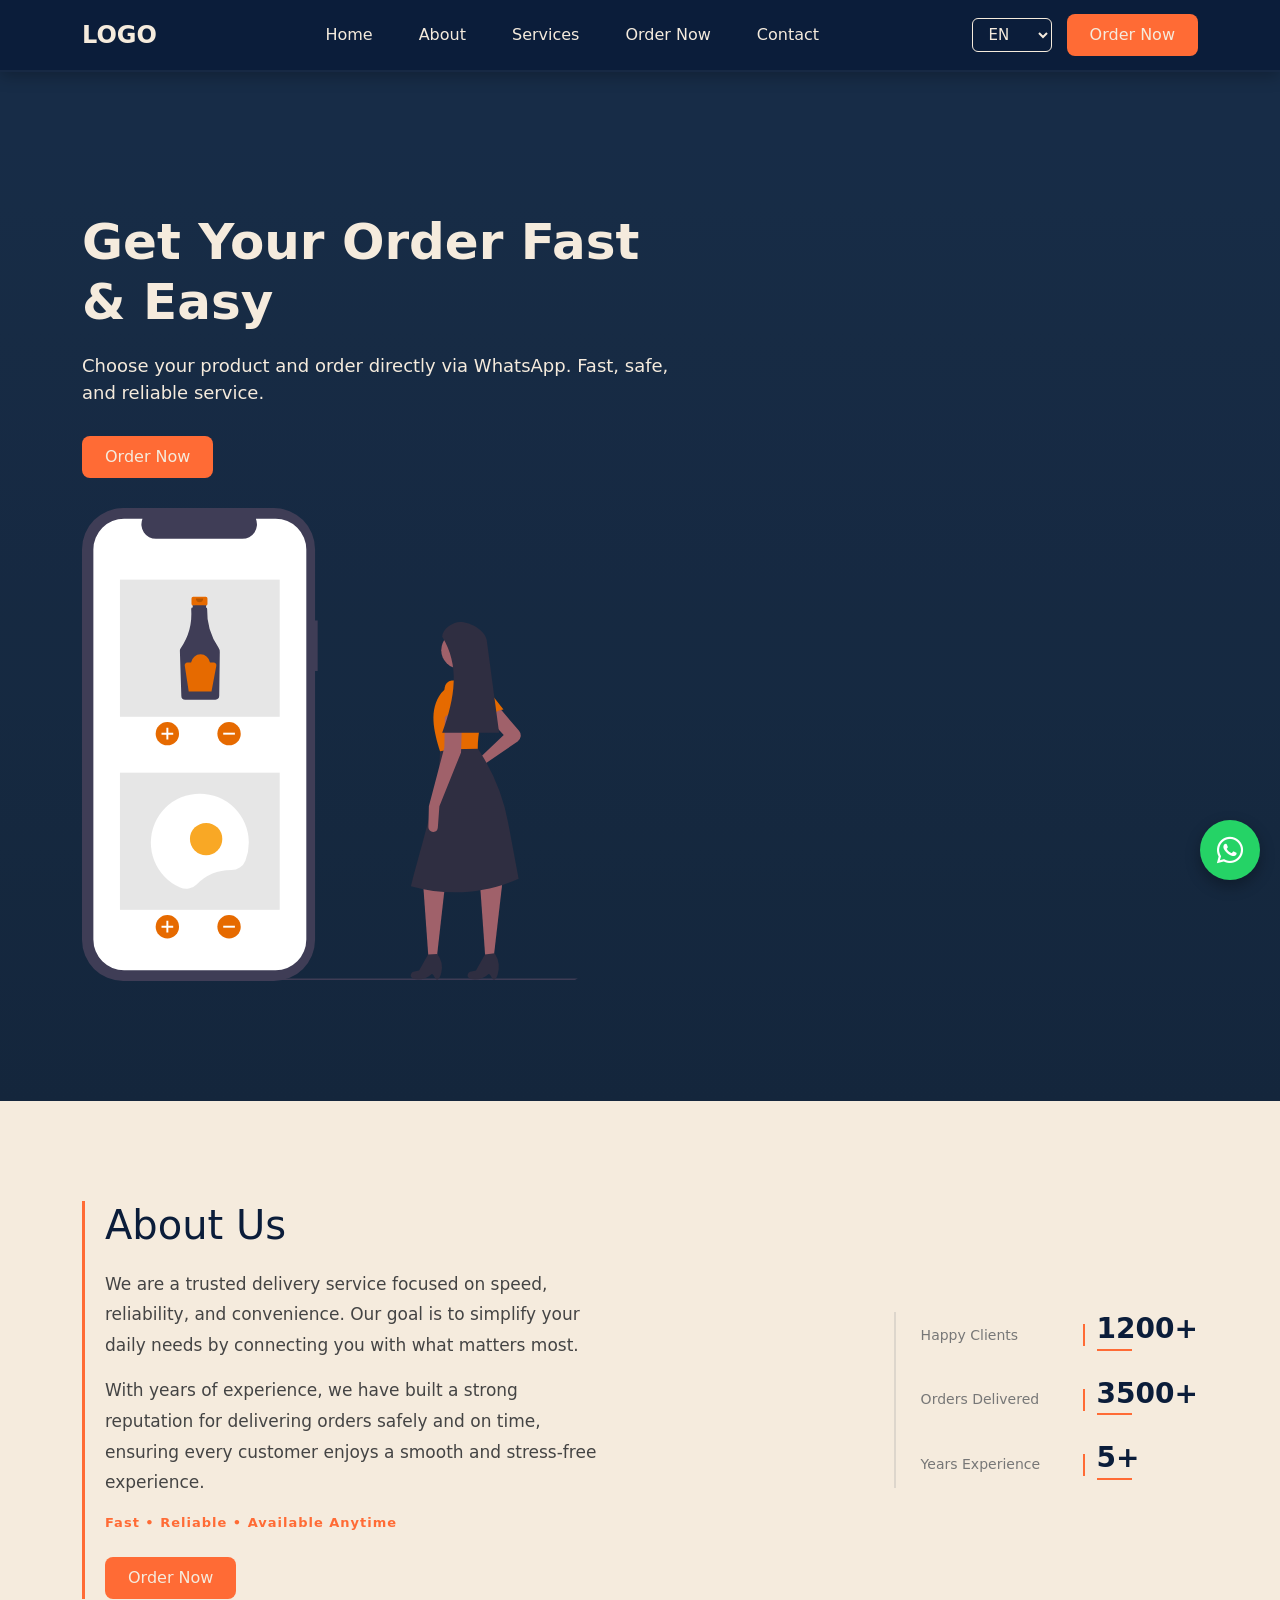
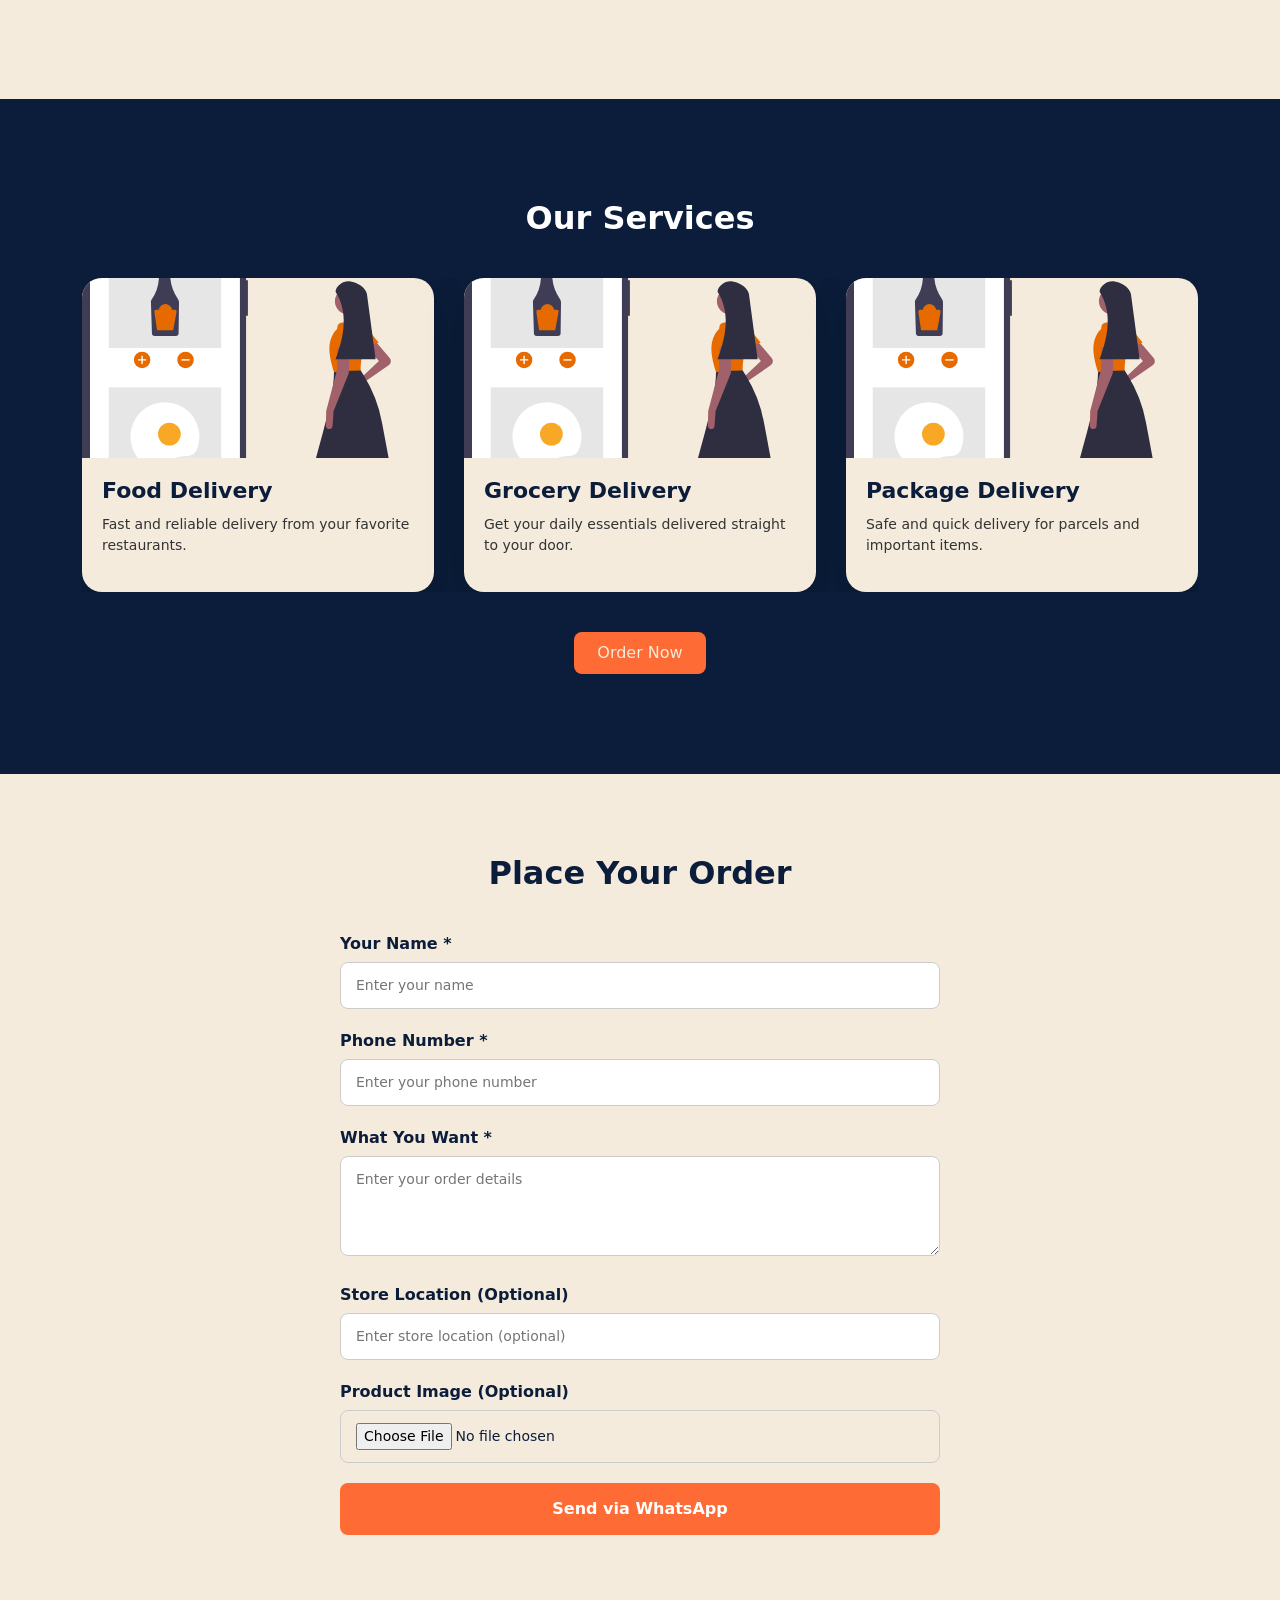
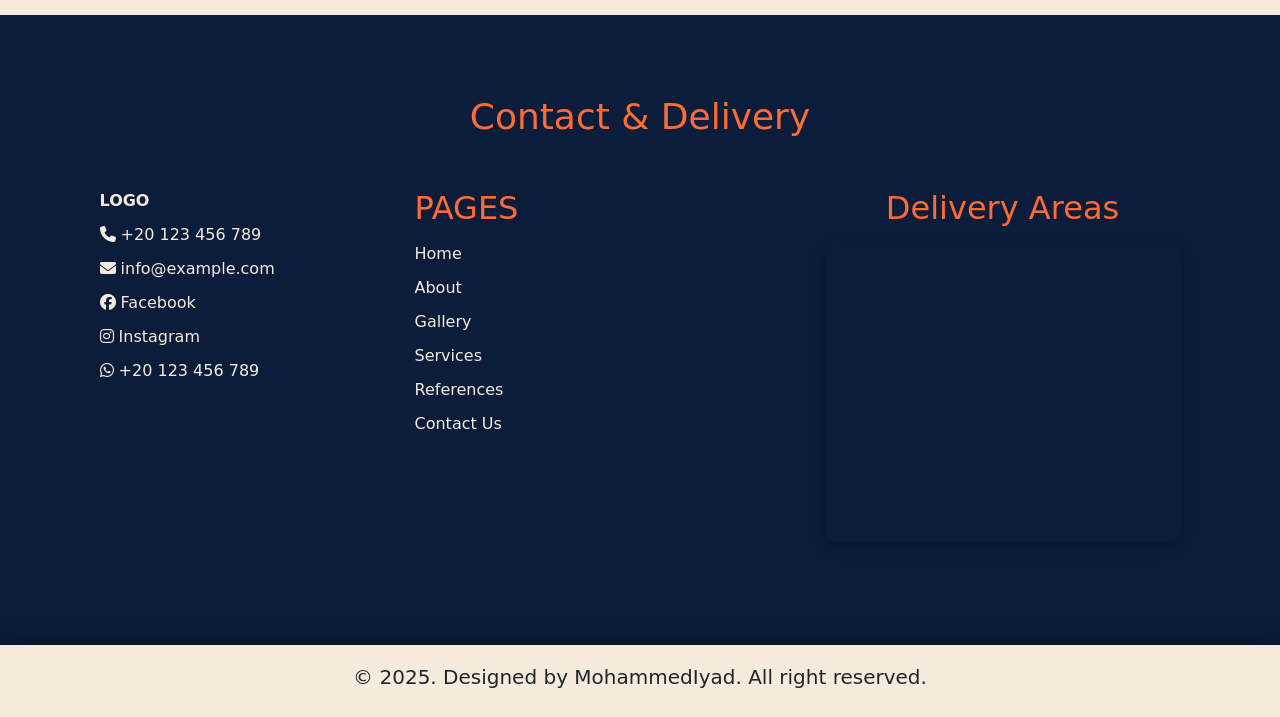
<file: index.html>
<!doctype html>
<html lang="en">
  <head>
    <meta charset="UTF-8" />
    <title>Delivery Website</title>
    <meta name="viewport" content="width=device-width, initial-scale=1" />

    <!-- Bootstrap -->
    <link
      href="https://cdn.jsdelivr.net/npm/bootstrap@5.3.0/dist/css/bootstrap.min.css"
      rel="stylesheet"
    />
    <link
      rel="stylesheet"
      href="https://cdnjs.cloudflare.com/ajax/libs/font-awesome/6.4.2/css/all.min.css"
    />
    <link rel="stylesheet" href="style.css" />
  </head>

  <body>
    <nav class="navbar navbar-expand-lg">
      <div class="container">
        <a class="navbar-brand" href="#">LOGO</a>
        <button
          class="navbar-toggler text-white border-0"
          type="button"
          data-bs-toggle="collapse"
          data-bs-target="#nav"
        >
          ☰
        </button>
        <div class="collapse navbar-collapse" id="nav">
          <ul class="navbar-nav mx-auto">
            <li><a class="nav-link" href="#">Home</a></li>
            <li><a class="nav-link" href="#">About</a></li>
            <li><a class="nav-link" href="#">Services</a></li>
            <li><a class="nav-link" href="#">Order Now</a></li>
            <li><a class="nav-link" href="#">Contact</a></li>
          </ul>
          <div class="nav-right">
            <select class="lang-select">
              <option>EN</option>
              <option>FR</option>
              <option>DE</option>
            </select>
            <a href="#order" class="btn btn-order">Order Now</a>
          </div>
        </div>
      </div>
    </nav>

    <!-- Hero Section -->
    <section id="hero" class="hero-section">
      <div class="container">
        <div class="hero-content">
          <h1>Get Your Order Fast & Easy</h1>
          <p>
            Choose your product and order directly via WhatsApp. Fast, safe, and
            reliable service.
          </p>
          <a href="#order" class="btn btn-order">Order Now</a>
        </div>
        <div class="hero-image">
          <img
            src="image/undraw_online-groceries_n03y.svg"
            alt="Product Image"
          />
        </div>
      </div>
    </section>

    <section class="about-section">
      <div class="container">
        <!-- LEFT SIDE -->
        <div class="about-content">
          <h2>About Us</h2>

          <p>
            We are a trusted delivery service focused on speed, reliability, and
            convenience. Our goal is to simplify your daily needs by connecting
            you with what matters most.
          </p>

          <p>
            With years of experience, we have built a strong reputation for
            delivering orders safely and on time, ensuring every customer enjoys
            a smooth and stress-free experience.
          </p>

          <span class="about-highlight">
            Fast • Reliable • Available Anytime
          </span>

          <a href="#order" class="btn btn-order">Order Now</a>
        </div>

        <!-- RIGHT SIDE -->
        <div class="about-stats">
          <div class="stat-line">
            <span class="label">Happy Clients</span>
            <span class="divider"></span>
            <div class="number">
              <h3>1200+</h3>
            </div>
          </div>

          <div class="stat-line">
            <span class="label">Orders Delivered</span>
            <span class="divider"></span>
            <div class="number">
              <h3>3500+</h3>
            </div>
          </div>

          <div class="stat-line">
            <span class="label">Years Experience</span>
            <span class="divider"></span>
            <div class="number">
              <h3>5+</h3>
            </div>
          </div>
        </div>
      </div>
    </section>

    <section class="services-section">
      <div class="container">
        <h2 class="section-title">Our Services</h2>

        <div class="services-carousel-wrapper">
          <div class="services-carousel">
            <div class="service-card">
              <img
                src="image/undraw_online-groceries_n03y.svg"
                alt="Food Delivery"
              />
              <div class="card-content">
                <h3>Food Delivery</h3>
                <p>
                  Fast and reliable delivery from your favorite restaurants.
                </p>
              </div>
            </div>

            <div class="service-card">
              <img
                src="image/undraw_online-groceries_n03y.svg"
                alt="Grocery Delivery"
              />
              <div class="card-content">
                <h3>Grocery Delivery</h3>
                <p>
                  Get your daily essentials delivered straight to your door.
                </p>
              </div>
            </div>

            <div class="service-card">
              <img
                src="image/undraw_online-groceries_n03y.svg"
                alt="Package Delivery"
              />
              <div class="card-content">
                <h3>Package Delivery</h3>
                <p>Safe and quick delivery for parcels and important items.</p>
              </div>
            </div>

            <div class="service-card">
              <img
                src="image/undraw_online-groceries_n03y.svg"
                alt="Pharmacy Delivery"
              />
              <div class="card-content">
                <h3>Pharmacy Delivery</h3>
                <p>Order medicines and health products easily and fast.</p>
              </div>
            </div>
          </div>
        </div>
      </div>

      <!-- الزر بالنص -->
      <div class="services-btn-center">
        <a href="#order" class="btn btn-order-services">Order Now</a>
      </div>
    </section>

    <section class="order-section" id="order">
      <div class="container">
        <h2 class="section-title">Place Your Order</h2>

        <form id="orderForm">
          <div class="form-group">
            <label for="name">Your Name *</label>
            <input
              type="text"
              id="name"
              placeholder="Enter your name"
              required
            />
          </div>

          <div class="form-group">
            <label for="phone">Phone Number *</label>
            <input
              type="tel"
              id="phone"
              placeholder="Enter your phone number"
              required
            />
          </div>

          <div class="form-group">
            <label for="orderDetails">What You Want *</label>
            <textarea
              id="orderDetails"
              placeholder="Enter your order details"
              required
            ></textarea>
          </div>

          <div class="form-group">
            <label for="storeLocation">Store Location (Optional)</label>
            <input
              type="text"
              id="storeLocation"
              placeholder="Enter store location (optional)"
            />
          </div>

          <div class="form-group">
            <label for="productImage">Product Image (Optional)</label>
            <input type="file" id="productImage" accept="image/*" />
          </div>

          <button type="submit" class="btn btn-order-now">
            Send via WhatsApp
          </button>
        </form>
      </div>
    </section>

    <section class="contact" id="contact">
      <h2 class="h2">Contact & Delivery</h2>
      <div class="container">
        <div class="row">
          <!-- Contact Info -->
          <div class="col-12 col-md-6 col-lg-3 mb-4 call">
            <a class="navbar-brand" href="#">LOGO</a>
            <p>
              <i class="fa-solid fa-phone icon"></i>
              <a href="tel:+20123456789">+20 123 456 789</a>
            </p>
            <p>
              <i class="fa-solid fa-envelope icon"></i>
              <a href="mailto:info@example.com">info@example.com</a>
            </p>
            <p>
              <i class="fa-brands fa-facebook icon"></i>
              <a href="https://www.facebook.com/YourPage" target="_blank"
                >Facebook</a
              >
            </p>
            <p>
              <i class="fa-brands fa-instagram icon"></i>
              <a href="https://www.instagram.com/YourPage" target="_blank"
                >Instagram</a
              >
            </p>
            <p>
              <i class="fa-brands fa-whatsapp icon"></i>
              <a href="https://wa.me/20123456789" target="_blank"
                >+20 123 456 789</a
              >
            </p>
          </div>

          <!-- Pages Links -->
          <div class="col-12 col-md-6 col-lg-4 mb-3 pages">
            <h2>PAGES</h2>
            <a href="index.html">Home</a>
            <a href="about.html">About</a>
            <a href="gallery.html">Gallery</a>
            <a href="services.html">Services</a>
            <a href="references.html">References</a>
            <a href="#contact">Contact Us</a>
          </div>

          <!-- Delivery Map -->
          <div class="col-12 col-md-12 col-lg-4 mb-3 map">
            <h2>Delivery Areas</h2>
            <iframe
              src="https://www.google.com/maps/embed?pb=!1m18!1m12!1m3!1d3451.2278164827!2d31.217538315067125!3d30.044419981879812!2m3!1f0!2f0!3f0!3m2!1i1024!2i768!4f13.1!3m3!1m2!1s0x145841f8a0f271a9%3A0x2a30cb3b8d689a87!2sCairo%2C%20Egypt!5e0!3m2!1sen!2sus!4v1699556523456!5m2!1sen!2sus"
              allowfullscreen=""
              loading="lazy"
              referrerpolicy="no-referrer-when-downgrade"
            >
            </iframe>
          </div>
        </div>
      </div>
    </section>

    <footer>
      <h2>© 2025. Designed by MohammedIyad. All right reserved.</h2>
    </footer>

    <!-- WhatsApp Floating Button -->
    <a href="https://wa.me/20123456789" target="_blank" class="whatsapp-float">
      <i class="fa-brands fa-whatsapp"></i>
    </a>

    <!-- Bootstrap JS -->
    <script src="https://cdn.jsdelivr.net/npm/bootstrap@5.3.0/dist/js/bootstrap.bundle.min.js"></script>
    <script src="script.js"></script>
  </body>
</html>
</file>
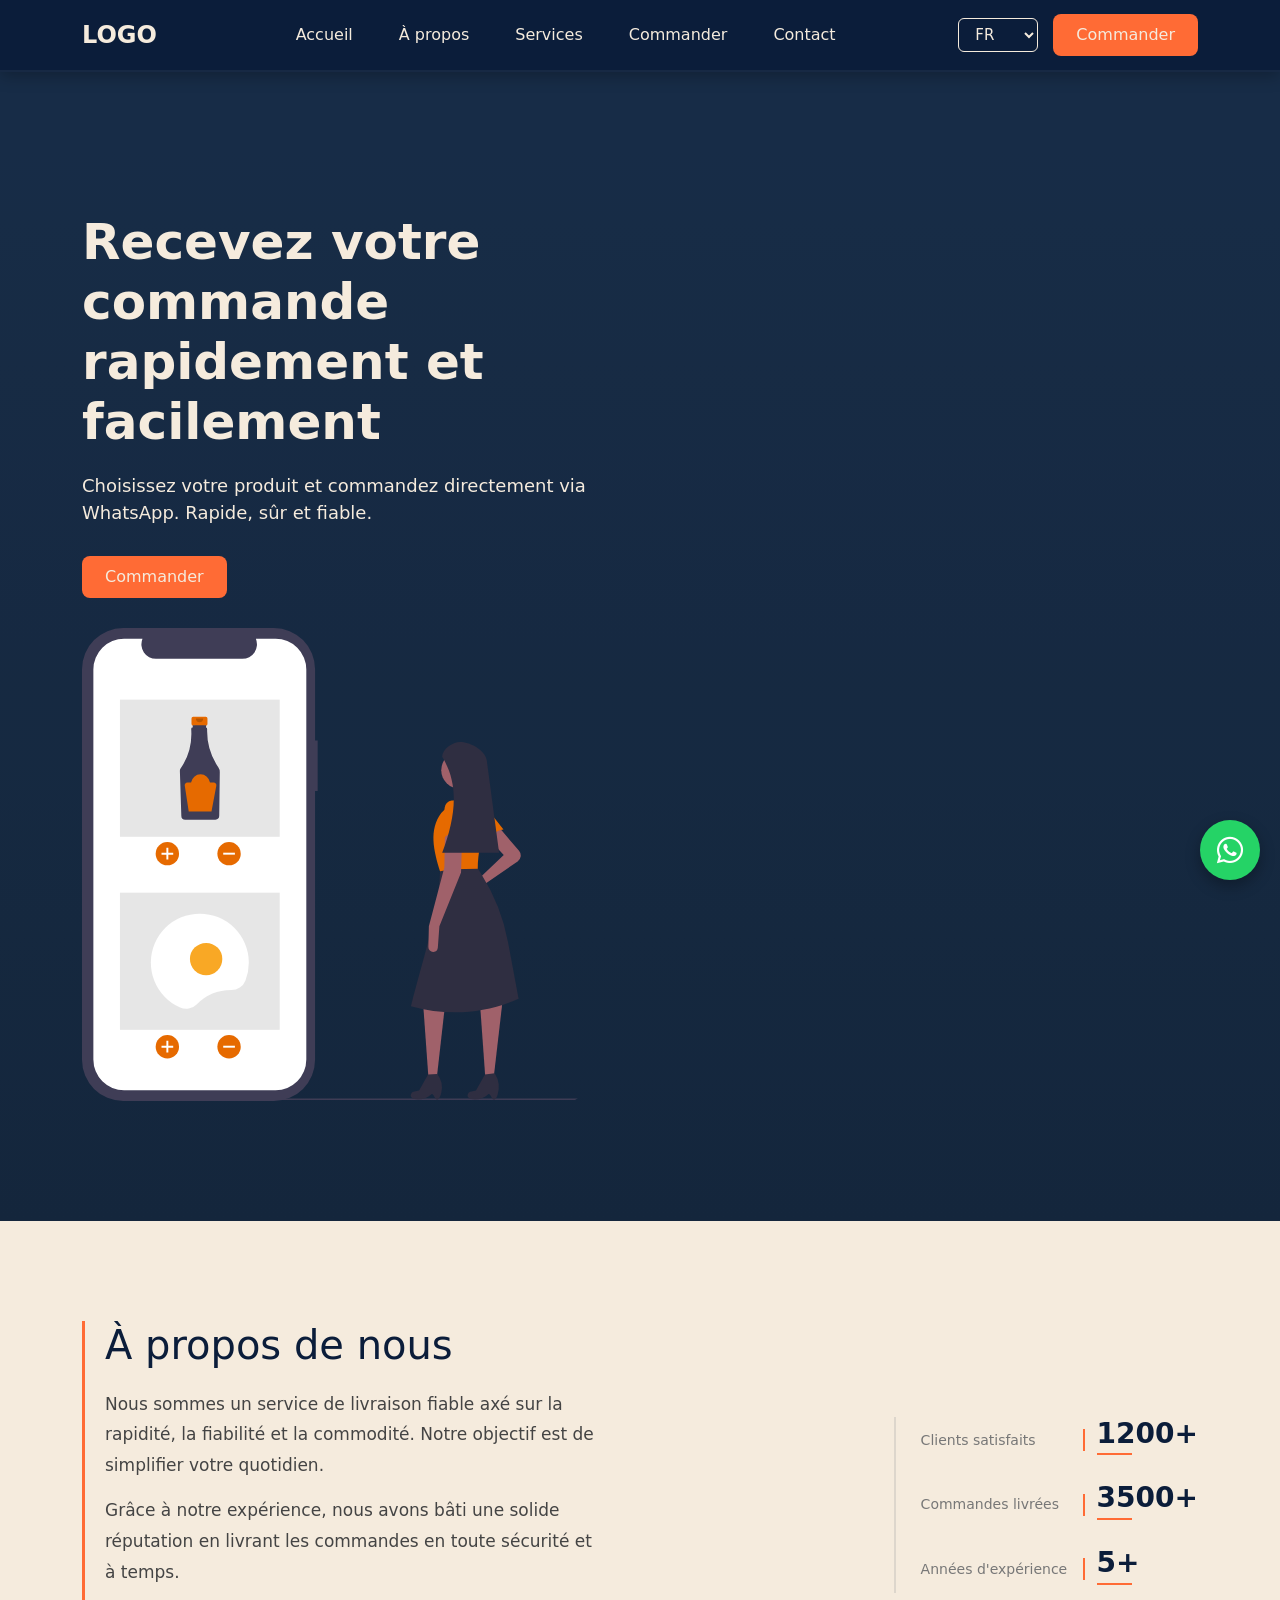
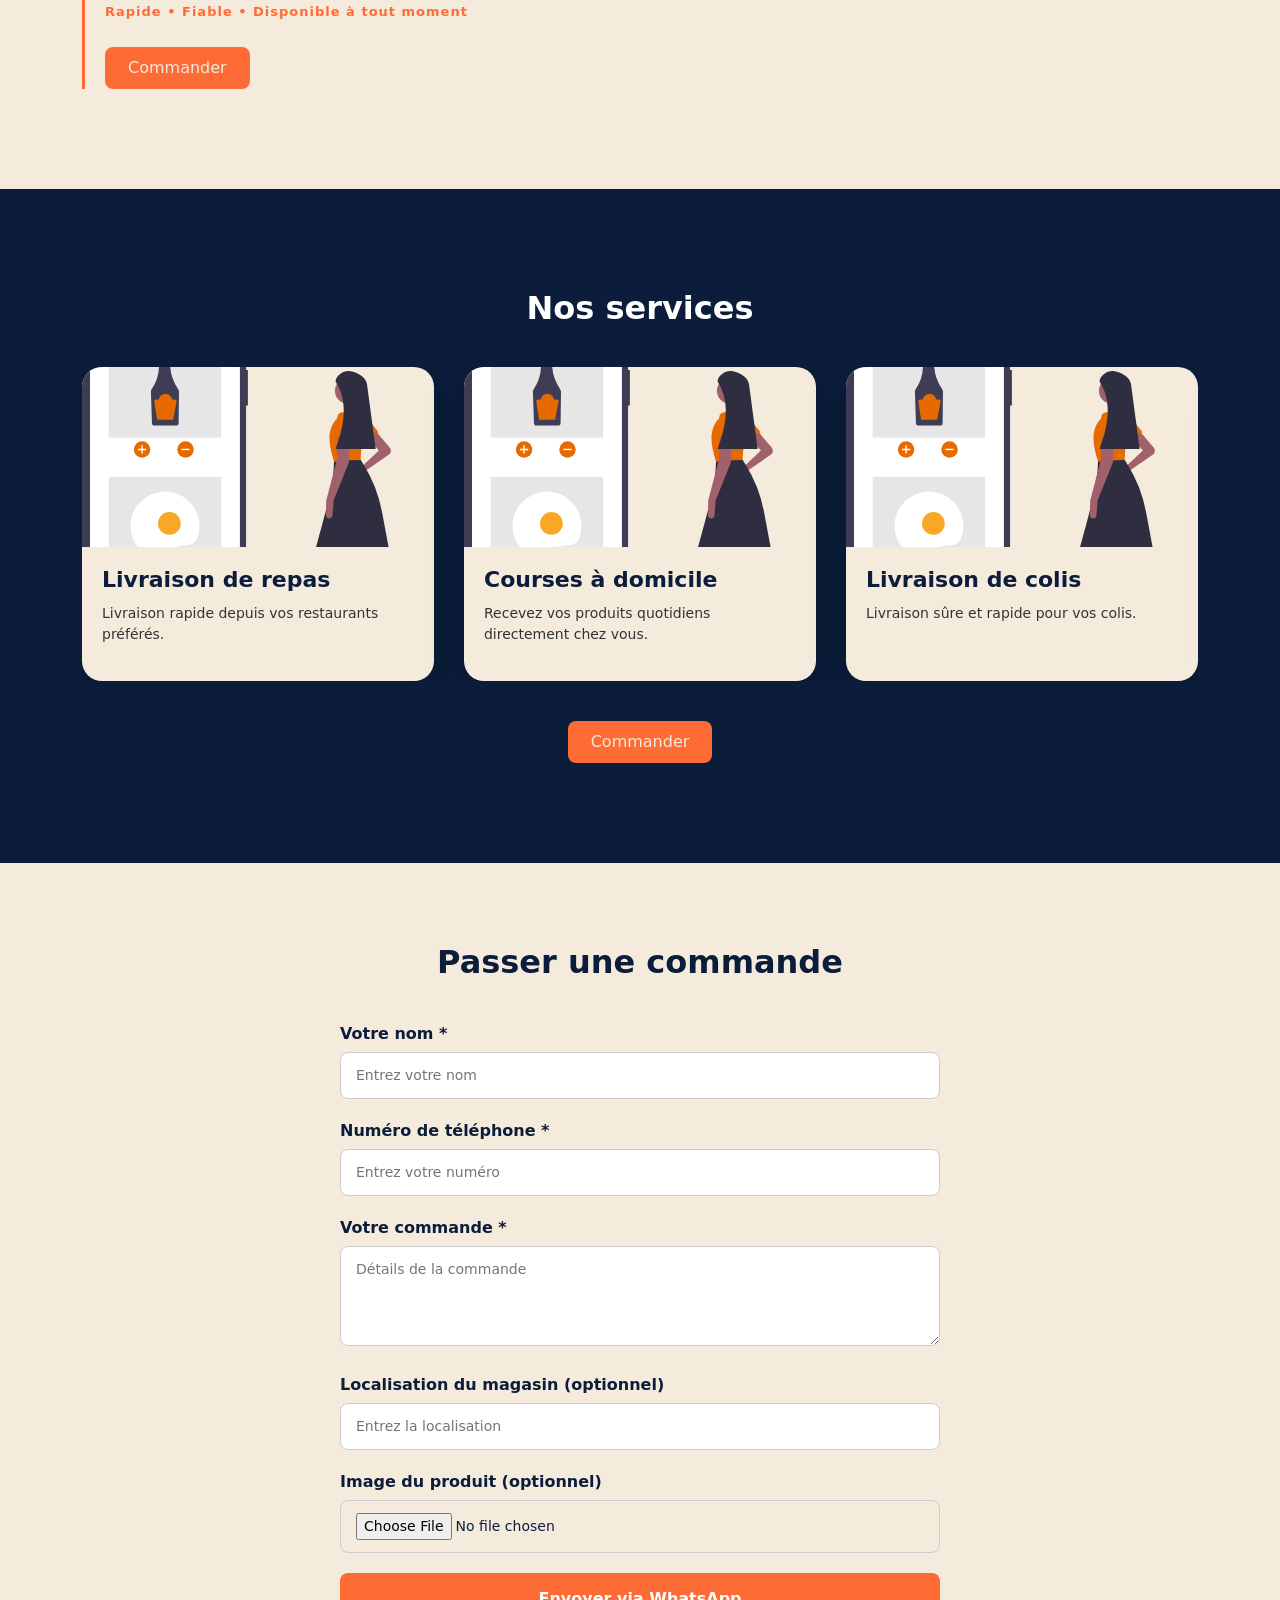
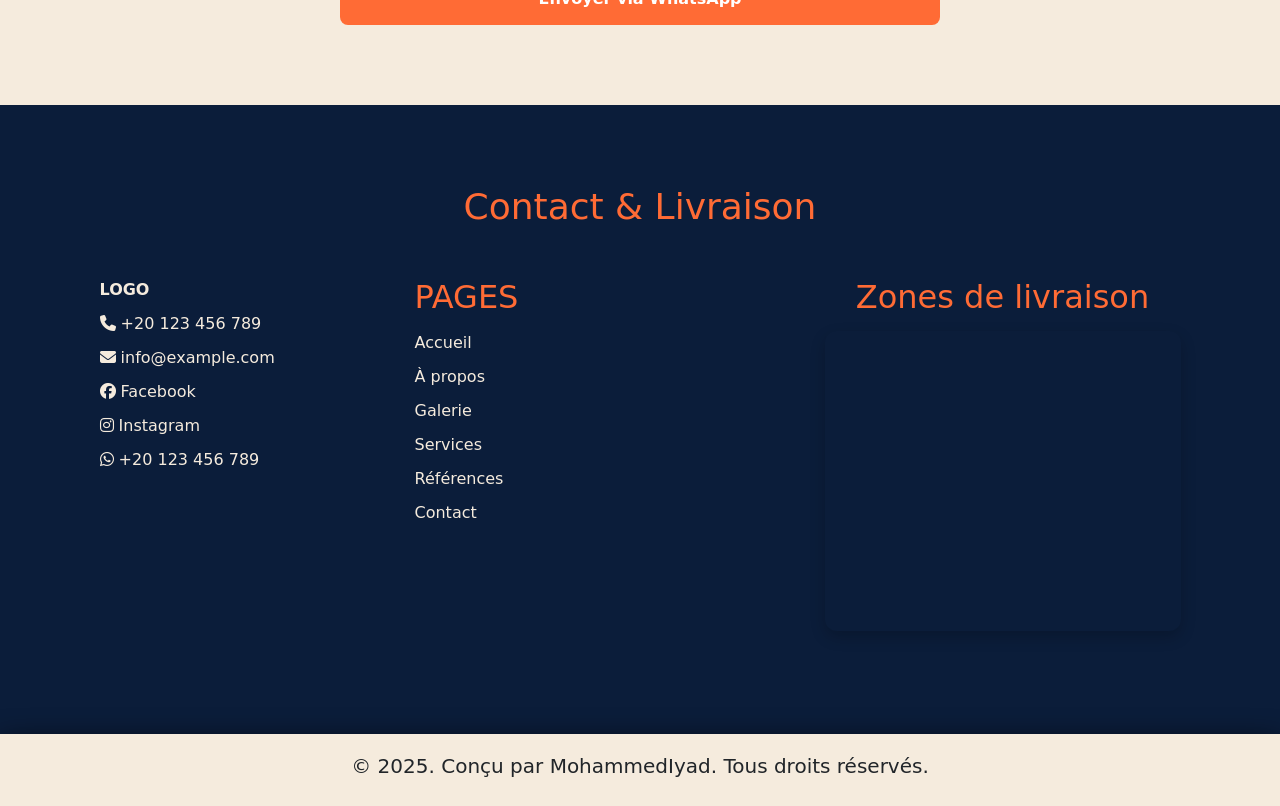
<file: french.html>
<!doctype html>
<html lang="fr">
  <head>
    <meta charset="UTF-8" />
    <title>Site de Livraison</title>
    <meta name="viewport" content="width=device-width, initial-scale=1" />

    <!-- Bootstrap -->
    <link
      href="https://cdn.jsdelivr.net/npm/bootstrap@5.3.0/dist/css/bootstrap.min.css"
      rel="stylesheet"
    />
    <link
      rel="stylesheet"
      href="https://cdnjs.cloudflare.com/ajax/libs/font-awesome/6.4.2/css/all.min.css"
    />
    <link rel="stylesheet" href="style.css" />
  </head>

  <body>
    <nav class="navbar navbar-expand-lg">
      <div class="container">
        <a class="navbar-brand" href="#">LOGO</a>
        <button
          class="navbar-toggler text-white border-0"
          type="button"
          data-bs-toggle="collapse"
          data-bs-target="#nav"
        >
          ☰
        </button>
        <div class="collapse navbar-collapse" id="nav">
          <ul class="navbar-nav mx-auto">
            <li><a class="nav-link" href="#">Accueil</a></li>
            <li><a class="nav-link" href="#">À propos</a></li>
            <li><a class="nav-link" href="#">Services</a></li>
            <li><a class="nav-link" href="#">Commander</a></li>
            <li><a class="nav-link" href="#">Contact</a></li>
          </ul>
          <div class="nav-right">
            <select class="lang-select" onchange="changeLanguage(this.value)">
              <option value="index.html">EN</option>
              <option value="french.html" selected>FR</option>
              <option value="german.html">DE</option>
            </select>
            <a href="#order" class="btn btn-order">Commander</a>
          </div>
        </div>
      </div>
    </nav>

    <!-- Hero Section -->
    <section id="hero" class="hero-section">
      <div class="container">
        <div class="hero-content">
          <h1>Recevez votre commande rapidement et facilement</h1>
          <p>
            Choisissez votre produit et commandez directement via WhatsApp. Rapide, sûr et fiable.
          </p>
          <a href="#order" class="btn btn-order">Commander</a>
        </div>
        <div class="hero-image">
          <img
            src="image/undraw_online-groceries_n03y.svg"
            alt="Image du produit"
          />
        </div>
      </div>
    </section>

    <section class="about-section">
      <div class="container">
        <div class="about-content">
          <h2>À propos de nous</h2>

          <p>
            Nous sommes un service de livraison fiable axé sur la rapidité, la fiabilité et la commodité.
            Notre objectif est de simplifier votre quotidien.
          </p>

          <p>
            Grâce à notre expérience, nous avons bâti une solide réputation en livrant les commandes
            en toute sécurité et à temps.
          </p>

          <span class="about-highlight">
            Rapide • Fiable • Disponible à tout moment
          </span>

          <a href="#order" class="btn btn-order">Commander</a>
        </div>

        <div class="about-stats">
          <div class="stat-line">
            <span class="label">Clients satisfaits</span>
            <span class="divider"></span>
            <div class="number">
              <h3>1200+</h3>
            </div>
          </div>

          <div class="stat-line">
            <span class="label">Commandes livrées</span>
            <span class="divider"></span>
            <div class="number">
              <h3>3500+</h3>
            </div>
          </div>

          <div class="stat-line">
            <span class="label">Années d'expérience</span>
            <span class="divider"></span>
            <div class="number">
              <h3>5+</h3>
            </div>
          </div>
        </div>
      </div>
    </section>

    <section class="services-section">
      <div class="container">
        <h2 class="section-title">Nos services</h2>

        <div class="services-carousel-wrapper">
          <div class="services-carousel">
            <div class="service-card">
              <img src="image/undraw_online-groceries_n03y.svg" alt="Livraison de repas" />
              <div class="card-content">
                <h3>Livraison de repas</h3>
                <p>Livraison rapide depuis vos restaurants préférés.</p>
              </div>
            </div>

            <div class="service-card">
              <img src="image/undraw_online-groceries_n03y.svg" alt="Courses" />
              <div class="card-content">
                <h3>Courses à domicile</h3>
                <p>Recevez vos produits quotidiens directement chez vous.</p>
              </div>
            </div>

            <div class="service-card">
              <img src="image/undraw_online-groceries_n03y.svg" alt="Colis" />
              <div class="card-content">
                <h3>Livraison de colis</h3>
                <p>Livraison sûre et rapide pour vos colis.</p>
              </div>
            </div>

            <div class="service-card">
              <img src="image/undraw_online-groceries_n03y.svg" alt="Pharmacie" />
              <div class="card-content">
                <h3>Livraison pharmacie</h3>
                <p>Commandez vos médicaments facilement et rapidement.</p>
              </div>
            </div>
          </div>
        </div>
      </div>

      <div class="services-btn-center">
        <a href="#order" class="btn btn-order-services">Commander</a>
      </div>
    </section>

    <section class="order-section" id="order">
      <div class="container">
        <h2 class="section-title">Passer une commande</h2>

        <form id="orderForm">
          <div class="form-group">
            <label for="name">Votre nom *</label>
            <input type="text" id="name" placeholder="Entrez votre nom" required />
          </div>

          <div class="form-group">
            <label for="phone">Numéro de téléphone *</label>
            <input type="tel" id="phone" placeholder="Entrez votre numéro" required />
          </div>

          <div class="form-group">
            <label for="orderDetails">Votre commande *</label>
            <textarea id="orderDetails" placeholder="Détails de la commande" required></textarea>
          </div>

          <div class="form-group">
            <label for="storeLocation">Localisation du magasin (optionnel)</label>
            <input type="text" id="storeLocation" placeholder="Entrez la localisation" />
          </div>

          <div class="form-group">
            <label for="productImage">Image du produit (optionnel)</label>
            <input type="file" id="productImage" accept="image/*" />
          </div>

          <button type="submit" class="btn btn-order-now">
            Envoyer via WhatsApp
          </button>
        </form>
      </div>
    </section>

    <section class="contact" id="contact">
      <h2 class="h2">Contact & Livraison</h2>
      <div class="container">
        <div class="row">
          <div class="col-12 col-md-6 col-lg-3 mb-4 call">
            <a class="navbar-brand" href="#">LOGO</a>
            <p>
              <i class="fa-solid fa-phone icon"></i>
              <a href="tel:+20123456789">+20 123 456 789</a>
            </p>
            <p>
              <i class="fa-solid fa-envelope icon"></i>
              <a href="mailto:info@example.com">info@example.com</a>
            </p>
            <p>
              <i class="fa-brands fa-facebook icon"></i>
              <a href="https://www.facebook.com/YourPage" target="_blank">Facebook</a>
            </p>
            <p>
              <i class="fa-brands fa-instagram icon"></i>
              <a href="https://www.instagram.com/YourPage" target="_blank">Instagram</a>
            </p>
            <p>
              <i class="fa-brands fa-whatsapp icon"></i>
              <a href="https://wa.me/20123456789" target="_blank">+20 123 456 789</a>
            </p>
          </div>

          <div class="col-12 col-md-6 col-lg-4 mb-3 pages">
            <h2>PAGES</h2>
            <a href="index.html">Accueil</a>
            <a href="about.html">À propos</a>
            <a href="gallery.html">Galerie</a>
            <a href="services.html">Services</a>
            <a href="references.html">Références</a>
            <a href="#contact">Contact</a>
          </div>

          <div class="col-12 col-md-12 col-lg-4 mb-3 map">
            <h2>Zones de livraison</h2>
            <iframe
              src="https://www.google.com/maps/embed?pb=!1m18!1m12!1m3!1d3451.2278164827!2d31.217538315067125!3d30.044419981879812!2m3!1f0!2f0!3f0!3m2!1i1024!2i768!4f13.1!3m3!1m2!1s0x145841f8a0f271a9%3A0x2a30cb3b8d689a87!2sCairo%2C%20Egypt!5e0!3m2!1sen!2sus!4v1699556523456!5m2!1sen!2sus"
              allowfullscreen=""
              loading="lazy"
            ></iframe>
          </div>
        </div>
      </div>
    </section>

    <footer>
      <h2>© 2025. Conçu par MohammedIyad. Tous droits réservés.</h2>
    </footer>

    <a href="https://wa.me/20123456789" target="_blank" class="whatsapp-float">
      <i class="fa-brands fa-whatsapp"></i>
    </a>


    <script src="https://cdn.jsdelivr.net/npm/bootstrap@5.3.0/dist/js/bootstrap.bundle.min.js"></script>
    <script src="script.js"></script>
  </body>
</html>
</file>
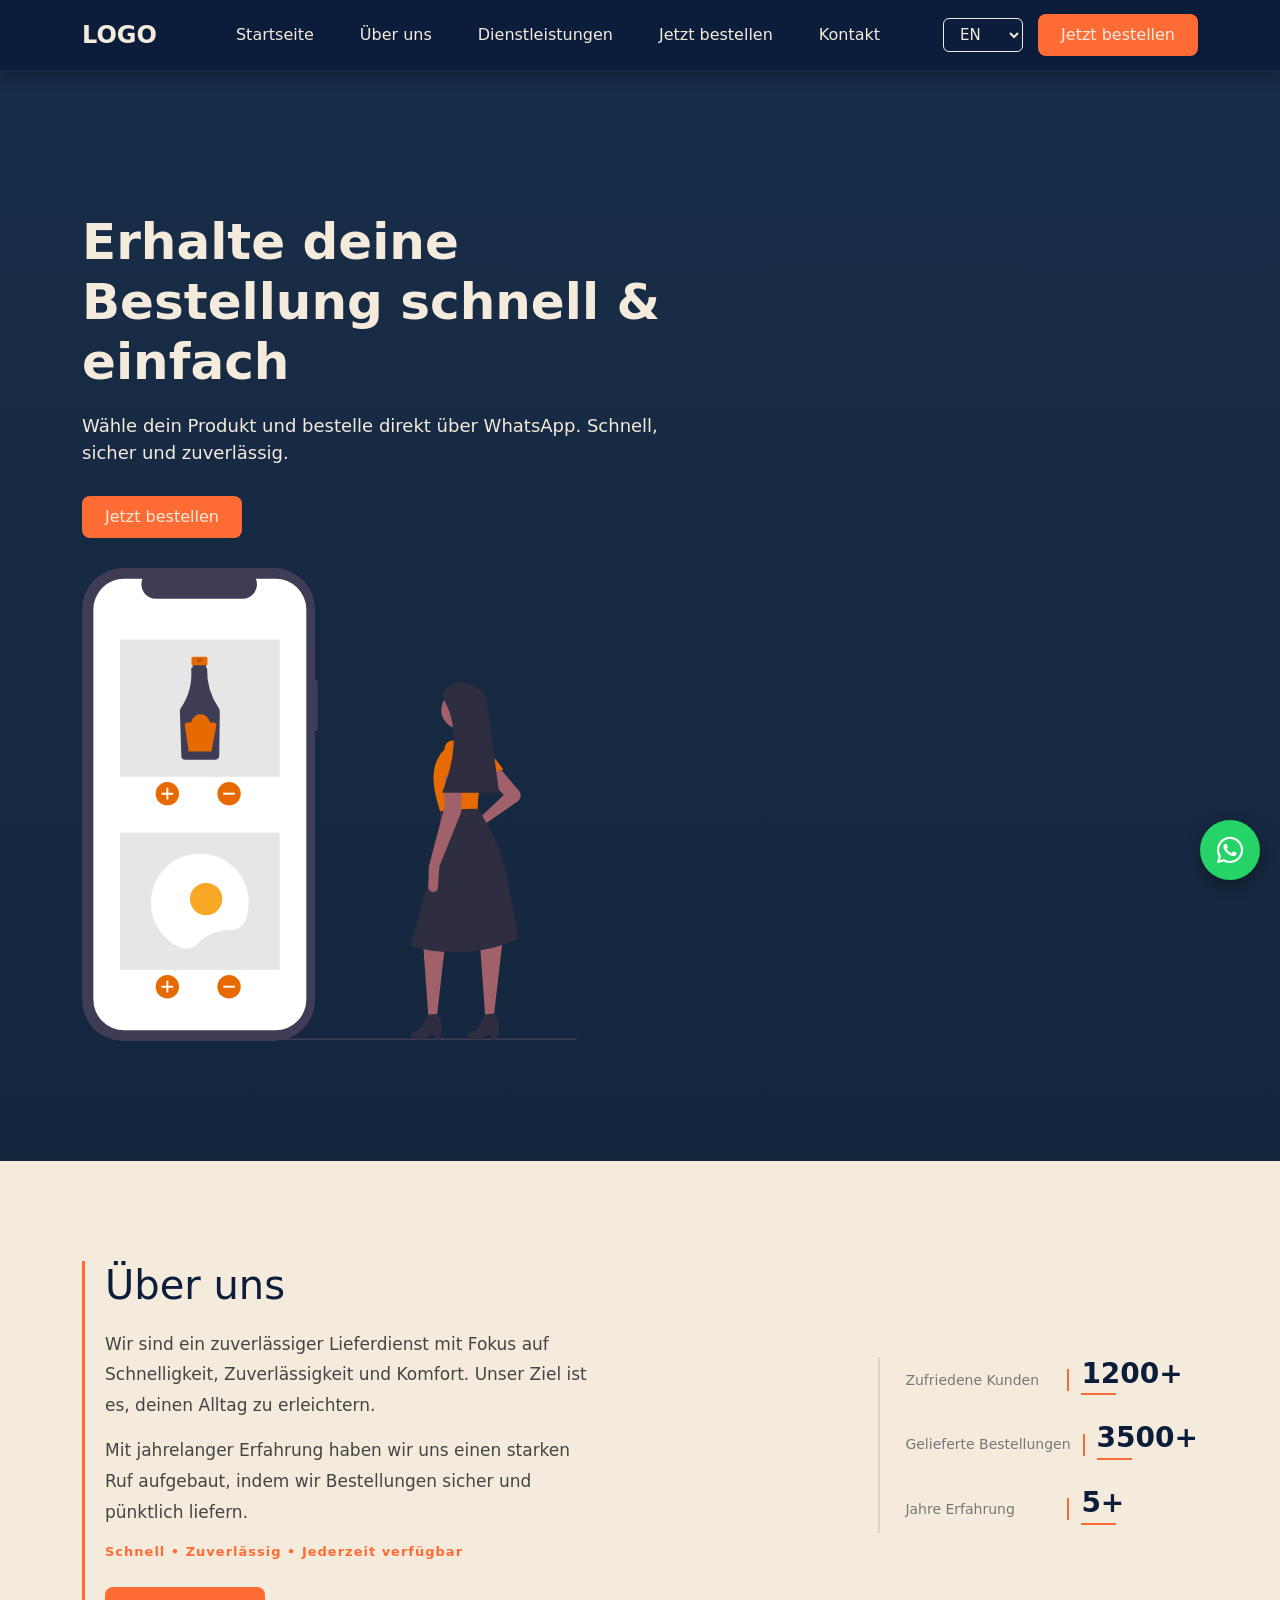
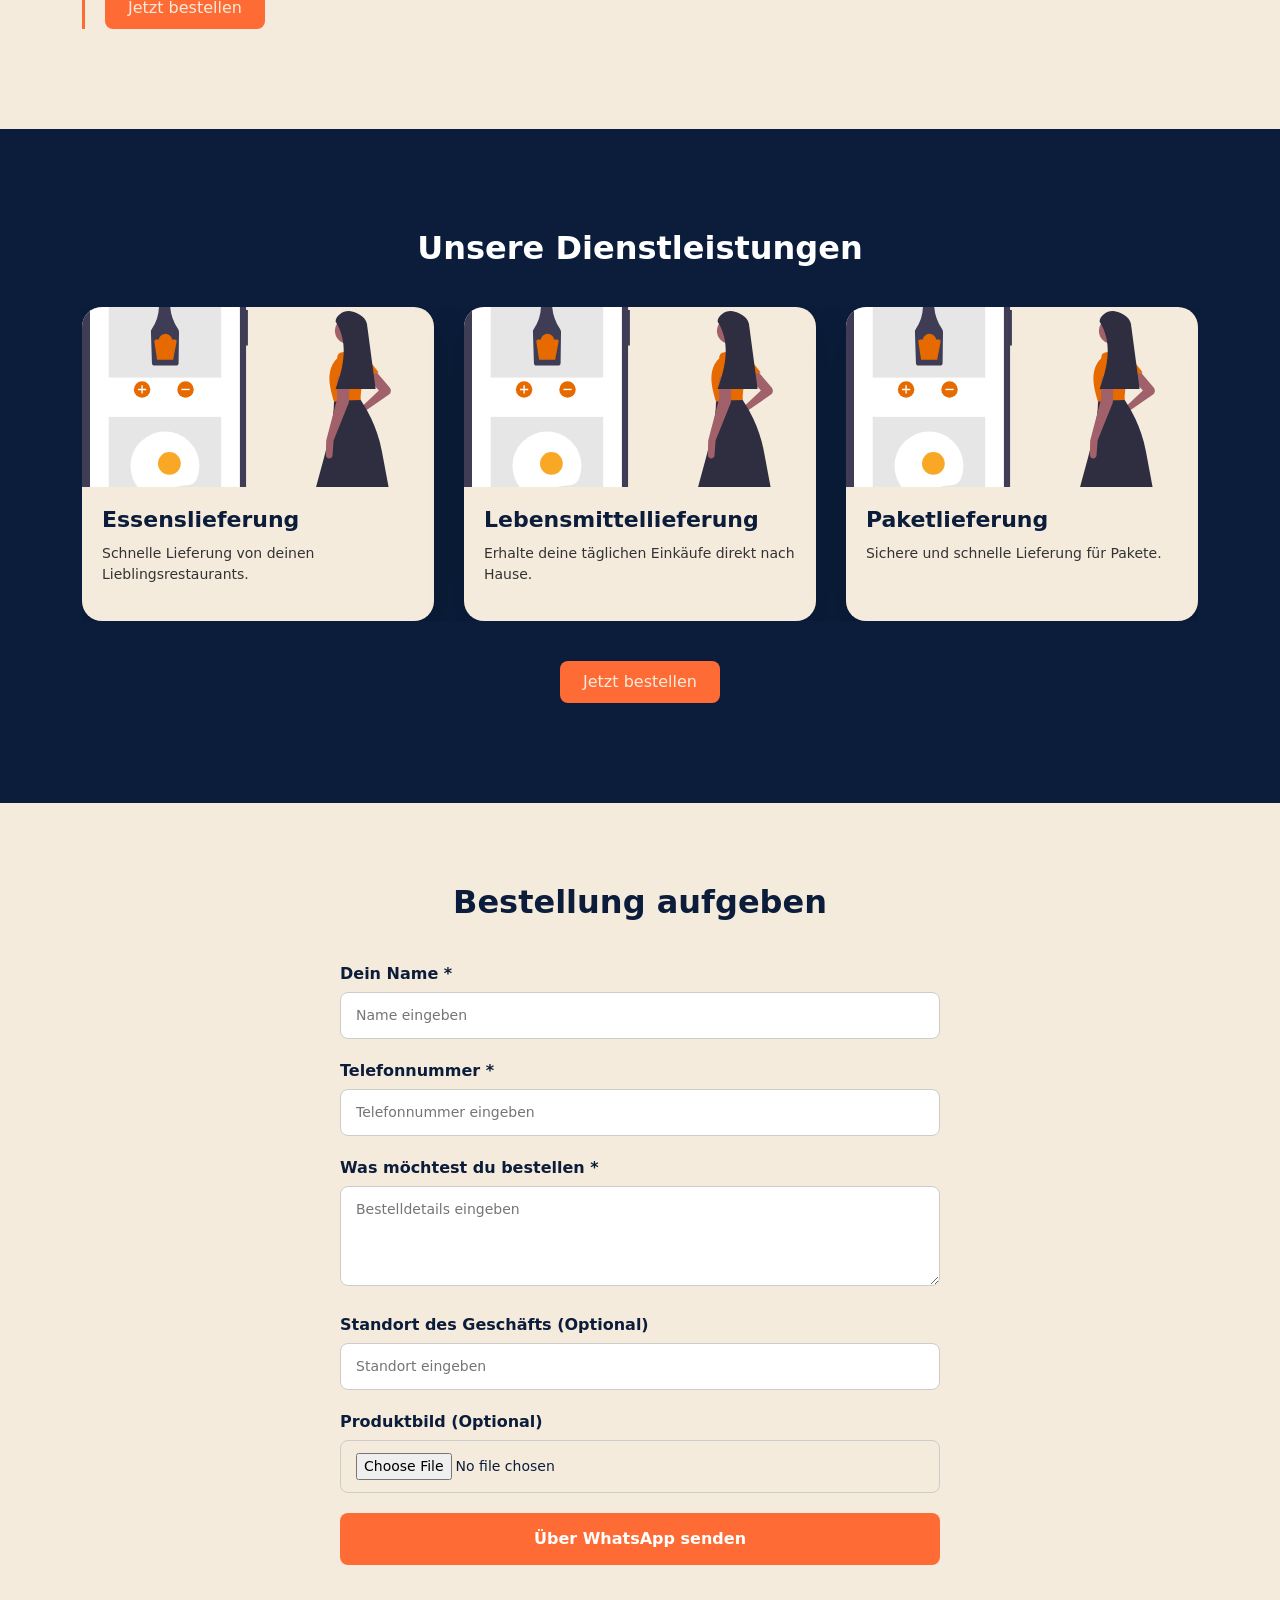
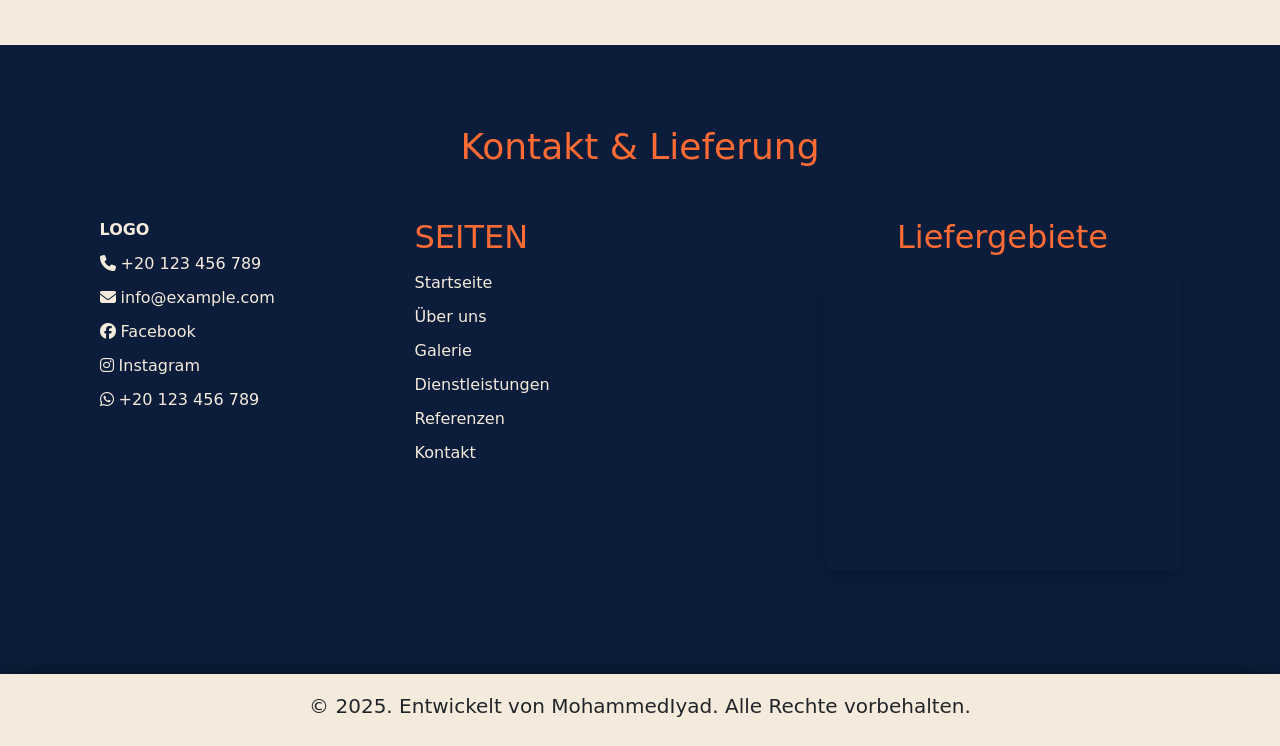
<file: german.html>
<!doctype html>
<html lang="de">
  <head>
    <meta charset="UTF-8" />
    <title>Lieferdienst Website</title>
    <meta name="viewport" content="width=device-width, initial-scale=1" />

    <!-- Bootstrap -->
    <link
      href="https://cdn.jsdelivr.net/npm/bootstrap@5.3.0/dist/css/bootstrap.min.css"
      rel="stylesheet"
    />
    <link
      rel="stylesheet"
      href="https://cdnjs.cloudflare.com/ajax/libs/font-awesome/6.4.2/css/all.min.css"
    />
    <link rel="stylesheet" href="style.css" />
  </head>

  <body>
    <nav class="navbar navbar-expand-lg">
      <div class="container">
        <a class="navbar-brand" href="#">LOGO</a>
        <button
          class="navbar-toggler text-white border-0"
          type="button"
          data-bs-toggle="collapse"
          data-bs-target="#nav"
        >
          ☰
        </button>
        <div class="collapse navbar-collapse" id="nav">
          <ul class="navbar-nav mx-auto">
            <li><a class="nav-link" href="#">Startseite</a></li>
            <li><a class="nav-link" href="#">Über uns</a></li>
            <li><a class="nav-link" href="#">Dienstleistungen</a></li>
            <li><a class="nav-link" href="#">Jetzt bestellen</a></li>
            <li><a class="nav-link" href="#">Kontakt</a></li>
          </ul>
          <div class="nav-right">
            <select class="lang-select" onchange="changeLanguage(this.value)">
              <option value="index.html">EN</option>
              <option value="french.html">FR</option>
              <option value="german.html">DE</option>
            </select>
            <a href="#order" class="btn btn-order">Jetzt bestellen</a>
          </div>
        </div>
      </div>
    </nav>

    <!-- Hero Section -->
    <section id="hero" class="hero-section">
      <div class="container">
        <div class="hero-content">
          <h1>Erhalte deine Bestellung schnell & einfach</h1>
          <p>
            Wähle dein Produkt und bestelle direkt über WhatsApp. Schnell, sicher und zuverlässig.
          </p>
          <a href="#order" class="btn btn-order">Jetzt bestellen</a>
        </div>
        <div class="hero-image">
          <img
            src="image/undraw_online-groceries_n03y.svg"
            alt="Produktbild"
          />
        </div>
      </div>
    </section>

    <section class="about-section">
      <div class="container">
        <!-- LEFT SIDE -->
        <div class="about-content">
          <h2>Über uns</h2>

          <p>
            Wir sind ein zuverlässiger Lieferdienst mit Fokus auf Schnelligkeit, Zuverlässigkeit und Komfort.
            Unser Ziel ist es, deinen Alltag zu erleichtern.
          </p>

          <p>
            Mit jahrelanger Erfahrung haben wir uns einen starken Ruf aufgebaut, indem wir Bestellungen sicher
            und pünktlich liefern.
          </p>

          <span class="about-highlight">
            Schnell • Zuverlässig • Jederzeit verfügbar
          </span>

          <a href="#order" class="btn btn-order">Jetzt bestellen</a>
        </div>

        <!-- RIGHT SIDE -->
        <div class="about-stats">
          <div class="stat-line">
            <span class="label">Zufriedene Kunden</span>
            <span class="divider"></span>
            <div class="number">
              <h3>1200+</h3>
            </div>
          </div>

          <div class="stat-line">
            <span class="label">Gelieferte Bestellungen</span>
            <span class="divider"></span>
            <div class="number">
              <h3>3500+</h3>
            </div>
          </div>

          <div class="stat-line">
            <span class="label">Jahre Erfahrung</span>
            <span class="divider"></span>
            <div class="number">
              <h3>5+</h3>
            </div>
          </div>
        </div>
      </div>
    </section>

    <section class="services-section">
      <div class="container">
        <h2 class="section-title">Unsere Dienstleistungen</h2>

        <div class="services-carousel-wrapper">
          <div class="services-carousel">
            <div class="service-card">
              <img src="image/undraw_online-groceries_n03y.svg" alt="Essenslieferung" />
              <div class="card-content">
                <h3>Essenslieferung</h3>
                <p>Schnelle Lieferung von deinen Lieblingsrestaurants.</p>
              </div>
            </div>

            <div class="service-card">
              <img src="image/undraw_online-groceries_n03y.svg" alt="Lebensmittellieferung" />
              <div class="card-content">
                <h3>Lebensmittellieferung</h3>
                <p>Erhalte deine täglichen Einkäufe direkt nach Hause.</p>
              </div>
            </div>

            <div class="service-card">
              <img src="image/undraw_online-groceries_n03y.svg" alt="Paketlieferung" />
              <div class="card-content">
                <h3>Paketlieferung</h3>
                <p>Sichere und schnelle Lieferung für Pakete.</p>
              </div>
            </div>

            <div class="service-card">
              <img src="image/undraw_online-groceries_n03y.svg" alt="Apothekenlieferung" />
              <div class="card-content">
                <h3>Apothekenlieferung</h3>
                <p>Bestelle Medikamente einfach und schnell.</p>
              </div>
            </div>
          </div>
        </div>
      </div>

      <div class="services-btn-center">
        <a href="#order" class="btn btn-order-services">Jetzt bestellen</a>
      </div>
    </section>

    <section class="order-section" id="order">
      <div class="container">
        <h2 class="section-title">Bestellung aufgeben</h2>

        <form id="orderForm">
          <div class="form-group">
            <label for="name">Dein Name *</label>
            <input type="text" id="name" placeholder="Name eingeben" required />
          </div>

          <div class="form-group">
            <label for="phone">Telefonnummer *</label>
            <input type="tel" id="phone" placeholder="Telefonnummer eingeben" required />
          </div>

          <div class="form-group">
            <label for="orderDetails">Was möchtest du bestellen *</label>
            <textarea id="orderDetails" placeholder="Bestelldetails eingeben" required></textarea>
          </div>

          <div class="form-group">
            <label for="storeLocation">Standort des Geschäfts (Optional)</label>
            <input type="text" id="storeLocation" placeholder="Standort eingeben" />
          </div>

          <div class="form-group">
            <label for="productImage">Produktbild (Optional)</label>
            <input type="file" id="productImage" accept="image/*" />
          </div>

          <button type="submit" class="btn btn-order-now">
            Über WhatsApp senden
          </button>
        </form>
      </div>
    </section>

    <section class="contact" id="contact">
      <h2 class="h2">Kontakt & Lieferung</h2>
      <div class="container">
        <div class="row">
          <div class="col-12 col-md-6 col-lg-3 mb-4 call">
            <a class="navbar-brand" href="#">LOGO</a>
            <p>
              <i class="fa-solid fa-phone icon"></i>
              <a href="tel:+20123456789">+20 123 456 789</a>
            </p>
            <p>
              <i class="fa-solid fa-envelope icon"></i>
              <a href="mailto:info@example.com">info@example.com</a>
            </p>
            <p>
              <i class="fa-brands fa-facebook icon"></i>
              <a href="#">Facebook</a>
            </p>
            <p>
              <i class="fa-brands fa-instagram icon"></i>
              <a href="#">Instagram</a>
            </p>
            <p>
              <i class="fa-brands fa-whatsapp icon"></i>
              <a href="#">+20 123 456 789</a>
            </p>
          </div>

          <div class="col-12 col-md-6 col-lg-4 mb-3 pages">
            <h2>SEITEN</h2>
            <a href="index.html">Startseite</a>
            <a href="about.html">Über uns</a>
            <a href="gallery.html">Galerie</a>
            <a href="services.html">Dienstleistungen</a>
            <a href="references.html">Referenzen</a>
            <a href="#contact">Kontakt</a>
          </div>

          <div class="col-12 col-md-12 col-lg-4 mb-3 map">
            <h2>Liefergebiete</h2>
            <iframe src="" allowfullscreen=""></iframe>
          </div>
        </div>
      </div>
    </section>

    <footer>
      <h2>© 2025. Entwickelt von MohammedIyad. Alle Rechte vorbehalten.</h2>
    </footer>

    <a href="https://wa.me/20123456789" target="_blank" class="whatsapp-float">
      <i class="fa-brands fa-whatsapp"></i>
    </a>

    <script src="https://cdn.jsdelivr.net/npm/bootstrap@5.3.0/dist/js/bootstrap.bundle.min.js"></script>
    <script src="script.js"></script>
  </body>
</html>
</file>
<file: style.css>
/* =======================
   Navbar
======================= */
.navbar {
    background-color: #0B1D3A;
    /* كحلي داكن */
    padding: 12px 20px;
    position: sticky;
    /* يظل ثابت أثناء التمرير */
    top: 0;
    z-index: 1000;
    box-shadow: 0 4px 15px rgba(0, 0, 0, 0.25);
    /* يعطي إحساس بالارتفاع والفصل عن الهيرو */
    border-bottom: 2px solid rgba(255, 255, 255, 0.05);
    /* فصل خفيف بدون تشويش */
    transition: background 0.3s ease;
}

/* Navbar Container */
.navbar .container {
    display: flex;
    align-items: center;
    justify-content: space-between;
}

/* Brand */
.navbar-brand {
    color: #F5EBDD !important;
    font-weight: bold;
    font-size: 24px;
}

/* Navigation Links */
.navbar-nav {
    display: flex;
    gap: 30px;
    list-style: none;
    padding-left: 0;
    margin-bottom: 0;
    align-items: center;
}

.nav-link {
    color: #F5EBDD !important;
    font-size: 16px;
    transition: 0.3s;
    padding: 5px 10px;
}

.nav-link:hover {
    color: #FF8C42 !important;
}

/* Navbar Right */
.nav-right {
    display: flex;
    align-items: center;
    gap: 15px;
}

/* =======================
   Language Dropdown
======================= */
.lang-select {
    background: transparent;
    color: #F5EBDD;
    border: 1px solid #F5EBDD;
    border-radius: 6px;
    padding: 6px 12px;
    cursor: pointer;
    font-size: 15px;
    transition: all 0.3s ease;
    position: relative;
    min-width: 80px;
}

/* عند التركيز أو الفتح */
.lang-select:focus {
    background: #F5EBDD;
    color: #0D2B56;
    outline: none;
    box-shadow: 0 4px 12px rgba(0, 0, 0, 0.25);
}

/* Dropdown Options */
.lang-options {
    position: absolute;
    top: 38px;
    left: 0;
    width: 100%;
    background-color: #0B1D3A;
    border-radius: 6px;
    box-shadow: 0 4px 12px rgba(0, 0, 0, 0.25);
    overflow: hidden;
    display: none;
    /* مخفي بشكل افتراضي */
    z-index: 1001;
}

.lang-select.open+.lang-options {
    display: block;
    /* يظهر عند فتح */
}

/* Language Dropdown */
.lang-options {
    position: absolute;
    top: 38px;
    left: 0;
    width: 100%;
    background-color: #0B1D3A;
    border-radius: 12px;
    /* حواف دائرية أكبر */
    box-shadow: 0 4px 12px rgba(0, 0, 0, 0.25);
    overflow: hidden;
    display: none;
    /* مخفي بشكل افتراضي */
    z-index: 1001;
}

/* كل خيار */
.lang-option {
    padding: 10px 14px;
    /* زيادة المساحة الداخلية لراحة العين */
    color: #F5EBDD;
    cursor: pointer;
    transition: all 0.3s;
    border-radius: 8px;
    /* حواف دائرية لكل خيار */
    margin: 4px;
    /* مسافة بسيطة بين الخيارات */
}

.lang-option:hover {
    background-color: #FF6B35;
    color: #FFFFFF;
}

/* =======================
   Order Button
======================= */
.btn-order {
    background-color: #FF6B35;
    color: #F5EBDD;
    border-radius: 8px;
    padding: 8px 22px;
    font-weight: 500;
    transition: all 0.3s ease;
}

.btn-order:hover {
    background-color: #f8571c;
    transform: scale(1.05);
    box-shadow: 0 6px 15px rgba(255, 107, 53, 0.5);
    color: black;
}

/* =======================
   Hero Section
======================= */
.hero-section {
    position: relative;
    background: linear-gradient(to bottom, #1F3B5F, #1B3350);
    /* تدرج يعطي عمق ويفصل بصريًا عن الناف */
    color: #F5EBDD;
    padding: 140px 20px 120px;
    /* زيادة الهيرو شوية عشان الناف يبان فوقه */
}

.hero-section::before {
    content: "";
    position: absolute;
    inset: 0;
    background: rgba(0, 0, 0, 0.25);
    /* خفف الظل عن الهيرو عشان النصوص تبان */
    z-index: 1;
}

.hero-section .container {
    position: relative;
    z-index: 2;
    display: flex;
    align-items: center;
    justify-content: space-between;
    flex-wrap: wrap;
    gap: 30px;
}

.hero-content {
    max-width: 600px;
}

.hero-content h1 {
    font-size: 50px;
    font-weight: bold;
    margin-bottom: 20px;
    line-height: 1.2;
}

.hero-content p {
    font-size: 18px;
    margin-bottom: 30px;
    line-height: 1.5;
}

.hero-image img {
    max-width: 500px;
    width: 100%;
    border-radius: 12px;
    display: block;
    margin: 0 auto;
}

/* =======================
   Responsive
======================= */
@media (max-width: 991px) {
    .navbar-nav {
        flex-direction: column;
        gap: 15px;
        margin: 15px 0;
    }

    .nav-right {
        flex-direction: column;
        gap: 10px;
        margin-top: 10px;
    }

    .hero-section .container {
        flex-direction: column-reverse;
        text-align: center;
    }

    .hero-content h1 {
        font-size: 36px;
    }

    .hero-image img {
        max-width: 90%;
        margin-bottom: 30px;
    }
}




.about-section {
    background-color: #F5EBDD;
    padding: 100px 20px;
    color: #0B1D3A;
}

.about-section .container {
    display: flex;
    align-items: center;
    justify-content: space-between;
    gap: 50px;
    flex-wrap: wrap;
}

/* LEFT */
.about-content {
    max-width: 520px;
    border-left: 3px solid #FF6B35;
    padding-left: 20px;
}

.about-content h2 {
    font-size: 40px;
    margin-bottom: 20px;
}

.about-content p {
    font-size: 17px;
    line-height: 1.8;
    margin-bottom: 15px;
    color: #444;
}

.about-highlight {
    display: block;
    margin: 15px 0 25px;
    font-size: 13px;
    color: #FF6B35;
    font-weight: 600;
    letter-spacing: 1px;
}

/* RIGHT */
.about-stats {
    display: flex;
    flex-direction: column;
    gap: 18px;
    padding-left: 25px;
    border-left: 2px solid rgba(11, 29, 58, 0.1);
}

/* STAT LINE */
.stat-line {
    display: flex;
    align-items: center;
    gap: 12px;
    transition: 0.3s;
}

.stat-line:hover {
    transform: translateX(6px);
}

/* LABEL */
.label {
    font-size: 14px;
    color: #777;
    min-width: 150px;
}

/* DIVIDER */
.divider {
    width: 2px;
    height: 22px;
    background-color: #FF6B35;
}

/* NUMBER */
.number h3 {
    font-size: 28px;
    font-weight: 700;
    color: #0B1D3A;
    position: relative;
    padding-bottom: 5px;
}

/* LINE UNDER NUMBER */
.number h3::after {
    content: "";
    position: absolute;
    left: 0;
    bottom: 0;
    width: 35px;
    height: 2px;
    background-color: #FF6B35;
    transition: 0.3s;
}

.stat-line:hover .number h3::after {
    width: 60px;
}

/* Responsive */
@media (max-width: 991px) {
    .about-section .container {
        flex-direction: column;
        text-align: center;
    }

    .about-content {
        border-left: none;
        padding-left: 0;
    }

    .about-stats {
        border-left: none;
        padding-left: 0;
        align-items: center;
    }

    .stat-line {
        justify-content: center;
    }

    .label {
        min-width: auto;
    }
}











.services-section {
    padding: 100px 20px;
    background: #0B1D3A;
    color: #fff;
    overflow: hidden;
}

.section-title {
    text-align: center;
    font-size: 36px;
    margin-bottom: 50px;
    font-weight: 700;
}

/* carousel wrapper */
.services-carousel-wrapper {
    position: relative;
    overflow: hidden;
}

/* carousel flex */
.services-carousel {
    display: flex;
    gap: 30px;
    transition: transform 0.8s ease-in-out;
}

/* service card */
.service-card {
    flex: 0 0 calc(33.333% - 20px);
    background: #F5EBDD;
    color: #0B1D3A;
    border-radius: 20px;
    overflow: hidden;
    box-shadow: 0 15px 40px rgba(0, 0, 0, 0.15);
    transition: transform 0.4s, box-shadow 0.4s;
    cursor: pointer;
}

.service-card img {
    width: 100%;
    height: 180px;
    object-fit: cover;
    transition: transform 0.4s;
}

.service-card:hover img {
    transform: scale(1.1);
}

.service-card:hover {
    transform: translateY(-10px);
    box-shadow: 0 25px 50px rgba(0, 0, 0, 0.3);
}

.card-content {
    padding: 20px;
}

.card-content h3 {
    margin-bottom: 10px;
    font-size: 22px;
    font-weight: 700;
}

.card-content p {
    font-size: 14px;
    line-height: 1.5;
    color: #333;
}

.services-btn-center {
    text-align: center;
    margin-top: 40px;
}

.btn-order-services {
    background-color: #FF6B35;
    color: #F5EBDD;
    border-radius: 8px;
    padding: 8px 22px;
    font-weight: 500;
    transition: all 0.3s ease;
}

.btn-order-services:hover {
    background-color: #f8571c;
    transform: scale(1.05);
    box-shadow: 0 6px 15px rgba(255, 107, 53, 0.5);
    color: black;
}

/* responsive */
@media (max-width: 992px) {
    .service-card {
        flex: 0 0 calc(50% - 15px);
    }
}

@media (max-width: 768px) {
    .service-card {
        flex: 0 0 100%;
    }
}





.order-section {
    padding: 80px 20px;
    background: #F5EBDD;
    color: #0B1D3A;
}

.section-title {
    text-align: center;
    font-size: 32px;
    margin-bottom: 40px;
    font-weight: 700;
}

form {
    max-width: 600px;
    margin: 0 auto;
    display: flex;
    flex-direction: column;
    gap: 20px;
}

.form-group label {
    font-weight: 600;
    margin-bottom: 6px;
    display: block;
}

.form-group input,
.form-group textarea {
    width: 100%;
    padding: 12px 15px;
    border-radius: 8px;
    border: 1px solid #ccc;
    font-size: 14px;
}

textarea {
    resize: vertical;
    min-height: 100px;
}

.btn-order-now {
    background-color: #FF6B35;
    color: #fff;
    padding: 14px 0;
    border-radius: 8px;
    font-weight: 600;
    font-size: 16px;
    border: none;
    cursor: pointer;
    transition: all 0.3s ease;
}

.btn-order-now:hover {
    background-color: #f8571c;
    transform: scale(1.03);
    box-shadow: 0 6px 15px rgba(255, 107, 53, 0.5);
}



.contact {
    background-color: #0B1D3A;
    /* كحلي */
    color: #F5EBDD;
    padding: 80px 20px;
}

.contact h2.h2 {
    text-align: center;
    font-size: 36px;
    margin-bottom: 50px;
    color: #FF6B35;
}

/* Contact Info */
.call p,
.call a {
    color: #F5EBDD;
    margin: 10px 0;
    font-size: 16px;
    text-decoration: none;
}

.call a:hover {
    color: #FF6B35;
}

.call img {
    max-width: 150px;
    margin-bottom: 20px;
}

/* Pages Links */
.pages h2 {
    color: #FF6B35;
    margin-bottom: 15px;
}

.pages a {
    display: block;
    margin-bottom: 10px;
    color: #F5EBDD;
    text-decoration: none;
    font-size: 16px;
}

.pages a:hover {
    color: #FF6B35;
}

/* Delivery Map */
.map h2 {
    color: #FF6B35;
    margin-bottom: 15px;
    text-align: center;
}

.map iframe {
    width: 100%;
    height: 300px;
    border-radius: 12px;
    box-shadow: 0 6px 15px rgba(0, 0, 0, 0.2);
    border: none;
}


/* Row */
.row {
    display: flex;
    flex-wrap: wrap;
    justify-content: center;
    gap: 30px;
}

/* Footer */
footer {
    background-color: #F5EBDD;
    padding-top: 20px;
    padding-bottom: 20px;
    box-shadow: 0 12px 32px rgb(0, 0, 0);
}

footer h2 {
    color: var(--secondary-color);
    text-align: center;
    font-size: 20px;
    align-items: center;
}

@media (max-width: 768px) {
    footer h2 {
        font-size: 12px;
    }
}

/* Responsive */
@media (max-width: 991px) {
    .row {
        flex-direction: column;
        align-items: center;
    }

    .call,
    .pages,
    .map {
        max-width: 500px;
        width: 100%;
    }

    .map iframe {
        height: 250px;
    }
}

@media (max-width: 576px) {
    .contact h2.h2 {
        font-size: 28px;
        margin-bottom: 30px;
    }

    .pages a,
    .call p,
    .call a {
        font-size: 14px;
    }

    .map iframe {
        height: 200px;
    }
}

.whatsapp-float {
    position: fixed;
    bottom: 20px;
    /* المسافة من الأسفل */
    right: 20px;
    /* المسافة من اليمين */
    background-color: #25D366;
    /* لون واتساب الأخضر */
    color: white;
    border-radius: 50%;
    width: 60px;
    height: 60px;
    display: flex;
    justify-content: center;
    align-items: center;
    font-size: 30px;
    z-index: 1000;
    box-shadow: 0 6px 15px rgba(0, 0, 0, 0.3);
    transition: transform 0.3s, box-shadow 0.3s;
    text-decoration: none;
}

.whatsapp-float:hover {
    transform: scale(1.1);
    box-shadow: 0 10px 20px rgba(0, 0, 0, 0.4);
}
</file>
